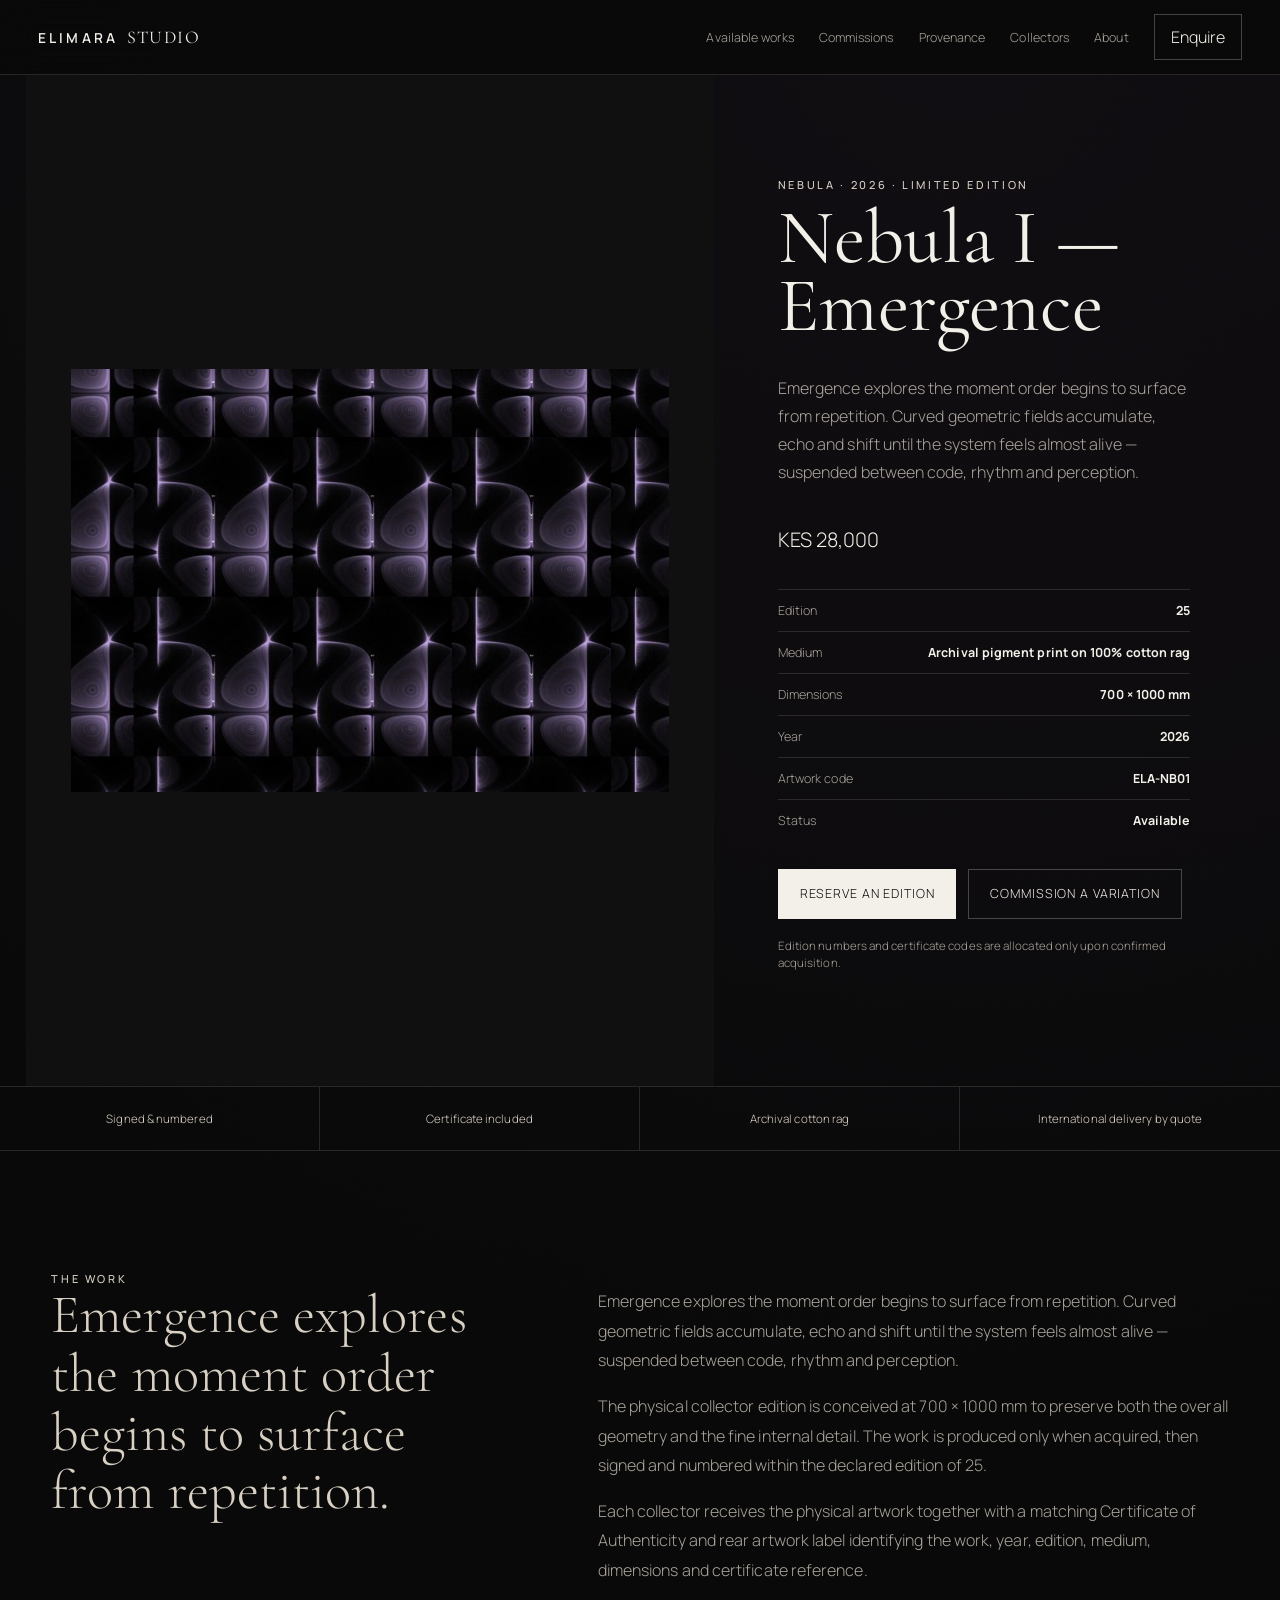
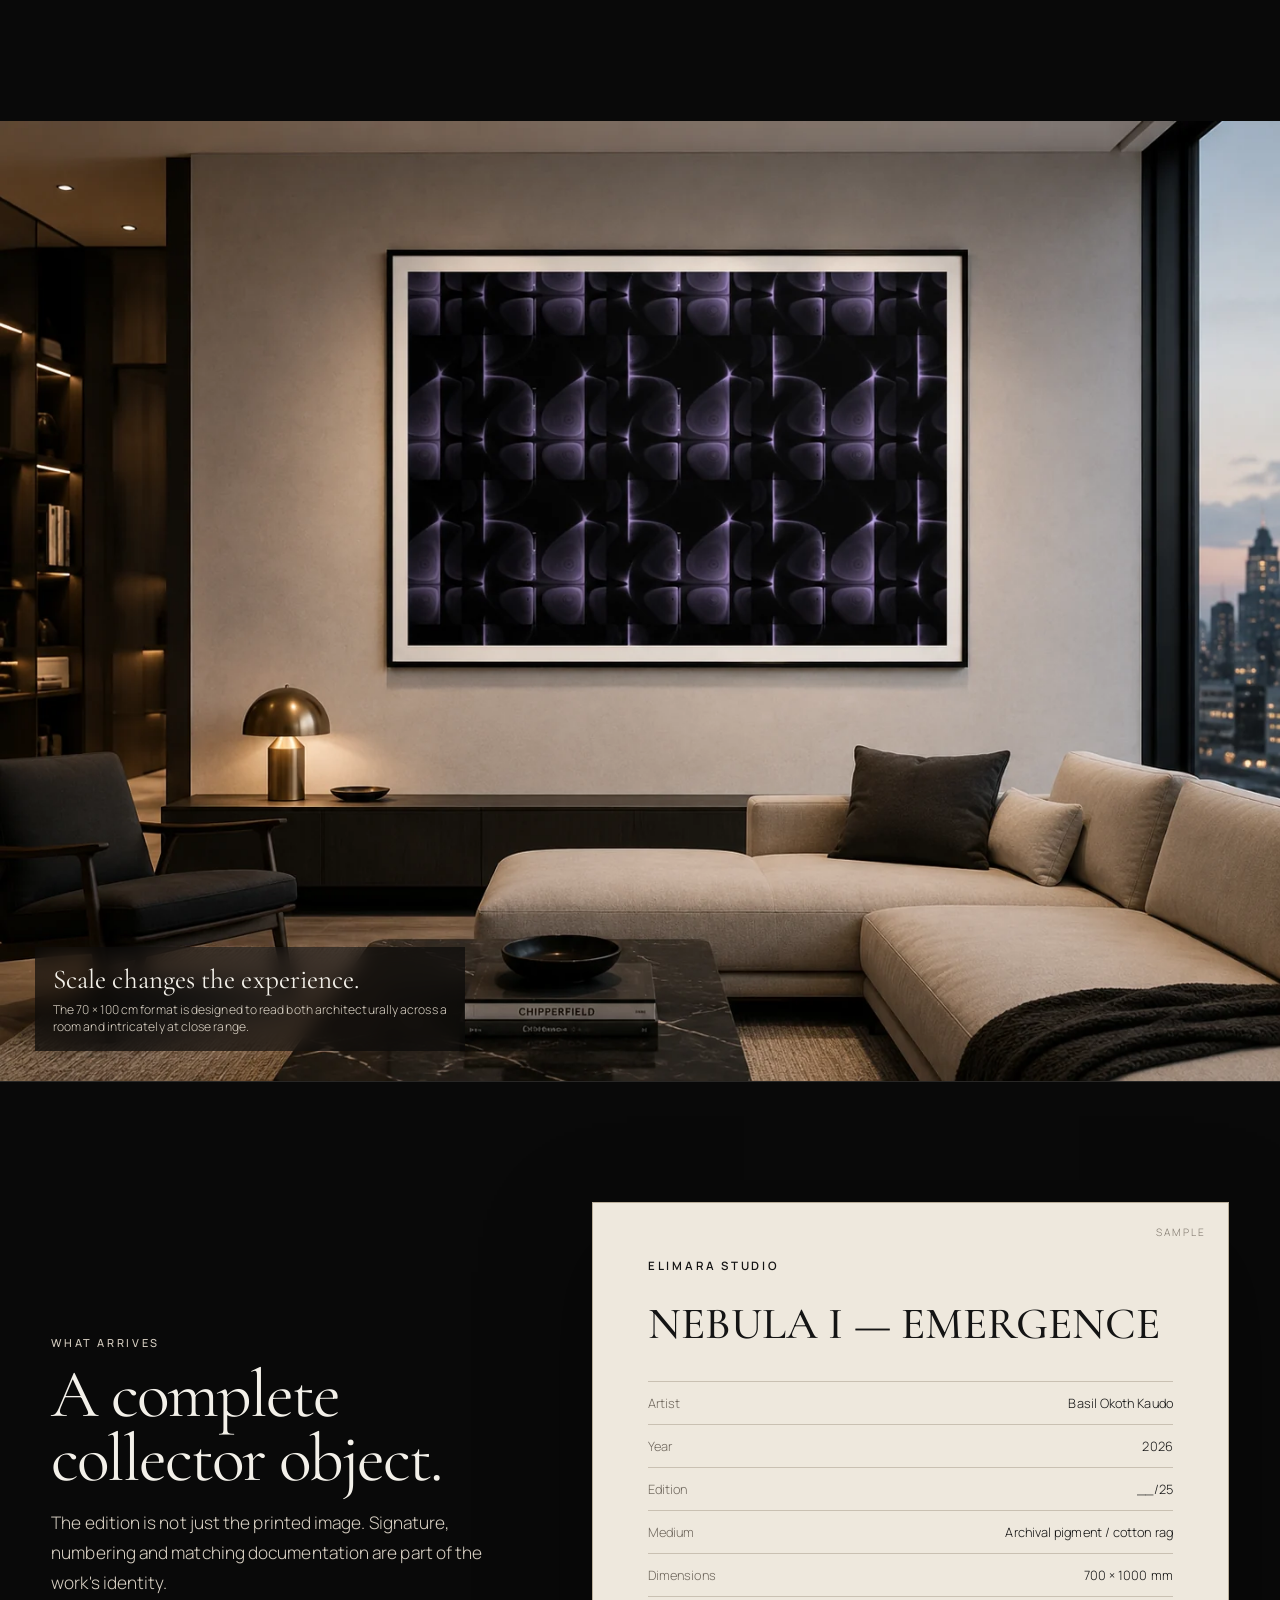
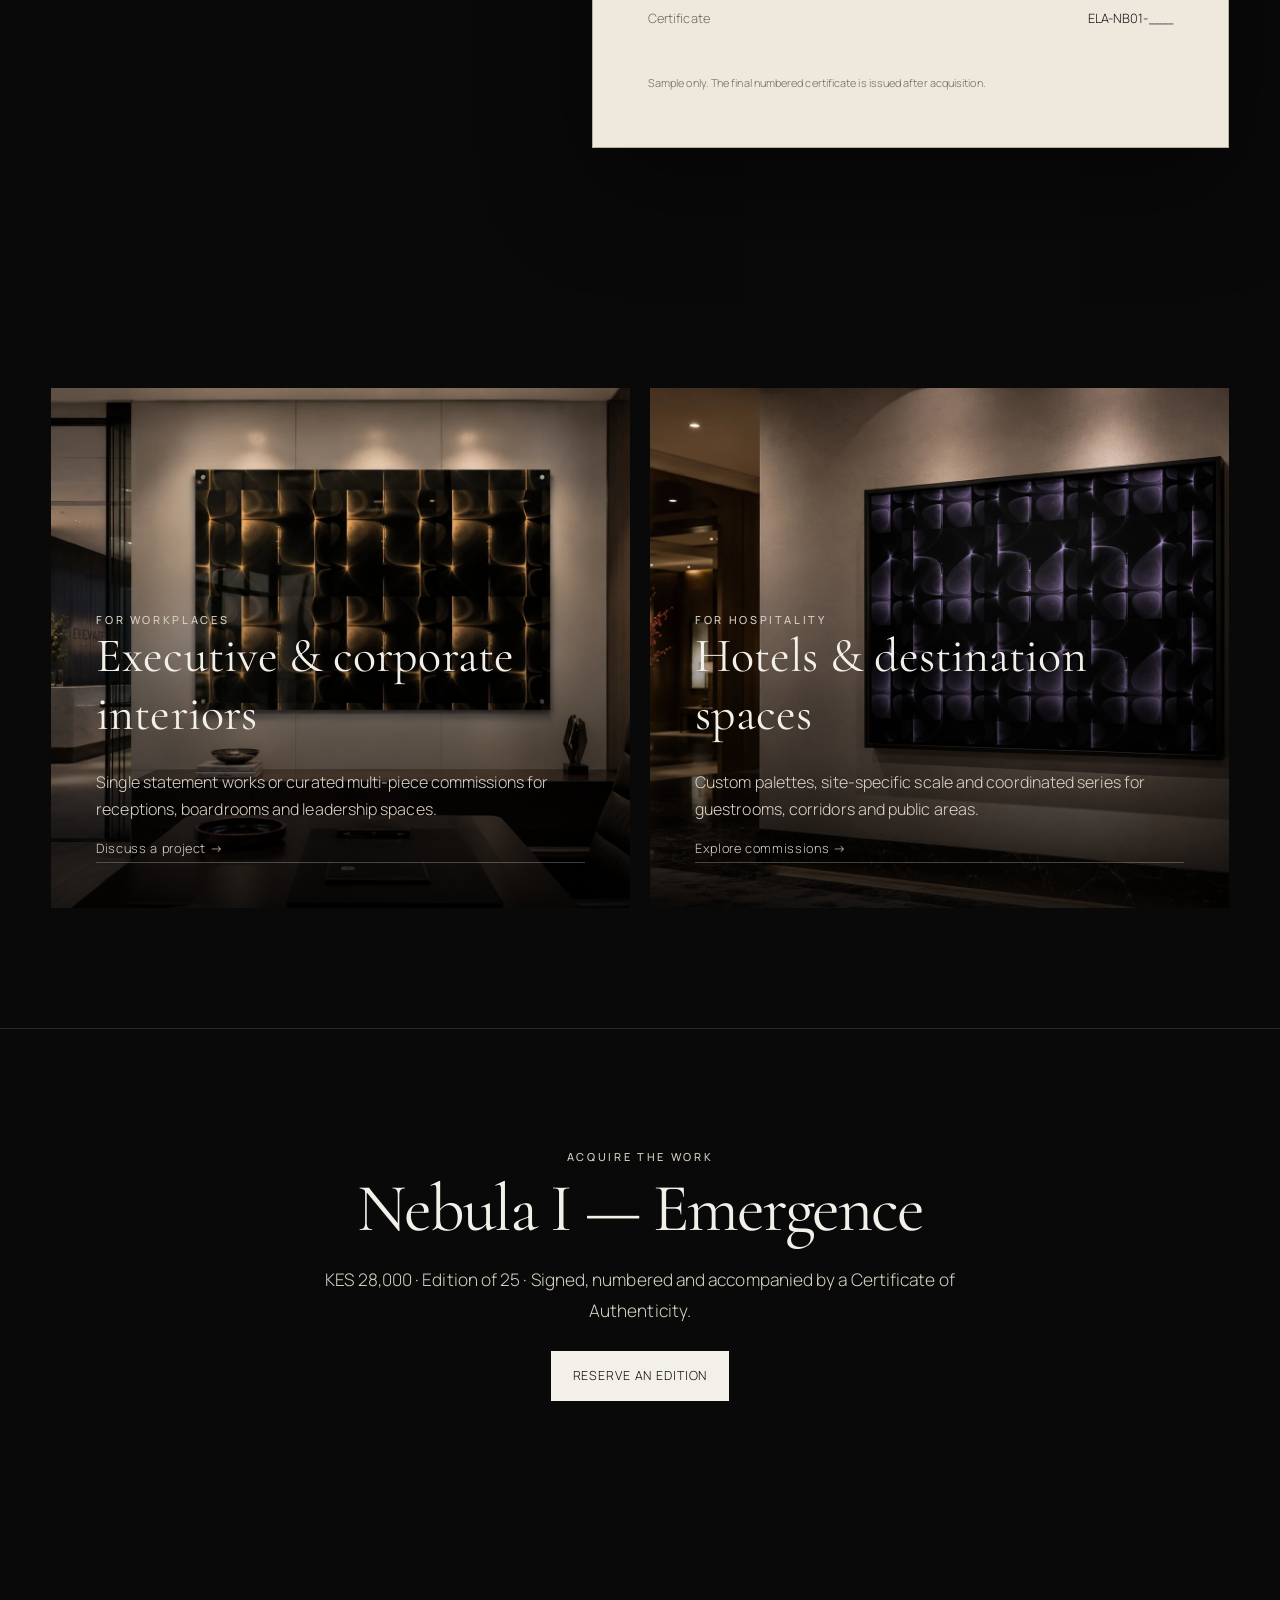
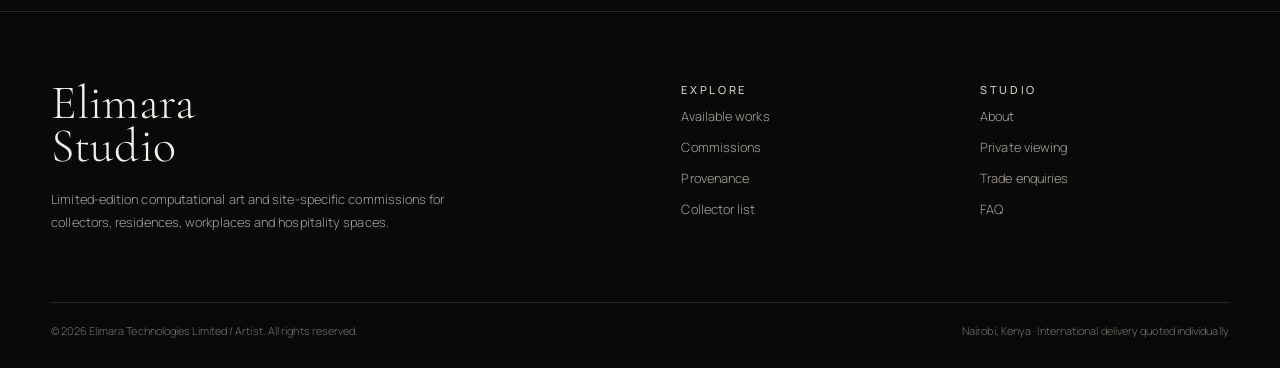
<file: nebula-i-emergence.html>
<!doctype html>
<html lang="en">
<head>

<meta charset="utf-8">
<meta name="viewport" content="width=device-width,initial-scale=1">
<meta name="theme-color" content="#090909">
<link rel="preconnect" href="https://fonts.googleapis.com">
<link rel="preconnect" href="https://fonts.gstatic.com" crossorigin>
<link rel="stylesheet" href="assets/css/styles.css">

<title>Nebula I — Emergence — Elimara Studio</title>
<meta name="description" content="Nebula I — Emergence, a signed and numbered limited-edition computational artwork by Elimara Studio. Archival pigment on 100% cotton rag, edition of 25.">
<link rel="canonical" href="https://elimara-studio.onrender.com/nebula-i-emergence.html">
<meta property="og:title" content="Nebula I — Emergence — Elimara Studio">
<meta property="og:description" content="Limited edition of 25 · Archival pigment on cotton rag · Signed, numbered and documented.">
<meta property="og:image" content="https://elimara-studio.onrender.com/assets/images/nebula-emergence.webp">
<meta property="og:type" content="product">
<script type="application/ld+json">
{
  "@context":"https://schema.org",
  "@type":["VisualArtwork","Product"],
  "name":"Nebula I — Emergence",
  "creator":{"@type":"Person","name":"Basil Okoth Kaudo"},
  "artMedium":"Archival pigment print on 100% cotton rag",
  "artworkSurface":"100% cotton rag",
  "dateCreated":"2026",
  "image":"https://elimara-studio.onrender.com/assets/images/nebula-emergence.webp",
  "brand":{"@type":"Brand","name":"Elimara Studio"},
  "offers":{
    "@type":"Offer",
    "price":"28000",
    "priceCurrency":"KES",
    "availability":"https://schema.org/InStock",
    "url":"https://elimara-studio.onrender.com/nebula-i-emergence.html"
  }
}
</script>
</head>
<body>

<header class="site-header">
  <div class="nav-wrap">
    <a href="index.html" class="brand">ELIMARA <em>Studio</em></a>
    <nav class="desktop-nav">
      <a href="index.html#works">Available works</a>
      <a href="commissions.html">Commissions</a>
      <a href="index.html#provenance">Provenance</a>
      <a href="index.html#collectors">Collectors</a>
      <a href="index.html#about">About</a>
      <button class="nav-cta" onclick="elimaraContact('private viewing or trade enquiry')">Enquire</button>
    </nav>
    <button class="menu-btn" id="menuBtn">Menu</button>
  </div>
</header>
<div class="mobile-menu" id="mobileMenu">
  <a href="index.html#works">Available works</a>
  <a href="commissions.html">Commissions</a>
  <a href="index.html#provenance">Provenance</a>
  <a href="index.html#collectors">Collectors</a>
  <a href="index.html#about">About</a>
</div>

<main>
  <section class="product-hero">
    <div class="product-media fade-up">
      <picture>
        <source srcset="assets/images/nebula-emergence.webp" type="image/webp">
        <img src="assets/images/nebula-emergence.png" alt="Nebula I — Emergence limited-edition computational artwork">
      </picture>
    </div>
    <div class="product-info fade-up">
      <div class="eyebrow">NEBULA · 2026 · LIMITED EDITION</div>
      <h1>Nebula I — Emergence</h1>
      <p class="story">Emergence explores the moment order begins to surface from repetition. Curved geometric fields accumulate, echo and shift until the system feels almost alive — suspended between code, rhythm and perception.</p>
      <div class="product-price">KES 28,000</div>
      <div class="spec-table">
        <div class="spec-row"><span>Edition</span><strong>25</strong></div>
        <div class="spec-row"><span>Medium</span><strong>Archival pigment print on 100% cotton rag</strong></div>
        <div class="spec-row"><span>Dimensions</span><strong>700 × 1000 mm</strong></div>
        <div class="spec-row"><span>Year</span><strong>2026</strong></div>
        <div class="spec-row"><span>Artwork code</span><strong>ELA-NB01</strong></div>
        <div class="spec-row"><span>Status</span><strong>Available</strong></div>
      </div>
      <div class="hero-actions">
        <button class="btn primary" onclick="reserveArtwork('Nebula I — Emergence',28000)">Reserve an edition</button>
        <a class="btn" href="commissions.html">Commission a variation</a>
      </div>
      <p class="micro" style="margin-top:18px">Edition numbers and certificate codes are allocated only upon confirmed acquisition.</p>
    </div>
  </section>

  <div class="trust-row">
    <div>Signed & numbered</div>
    <div>Certificate included</div>
    <div>Archival cotton rag</div>
    <div>International delivery by quote</div>
  </div>

  <section class="section" id="edition">
    <div class="container product-story-grid">
      <div class="fade-up">
        <div class="eyebrow">THE WORK</div>
        <div class="quote">Emergence explores the moment order begins to surface from repetition.</div>
      </div>
      <div class="fade-up">
        <p>Emergence explores the moment order begins to surface from repetition. Curved geometric fields accumulate, echo and shift until the system feels almost alive — suspended between code, rhythm and perception.</p>
        <p>The physical collector edition is conceived at 700 × 1000 mm to preserve both the overall geometry and the fine internal detail. The work is produced only when acquired, then signed and numbered within the declared edition of 25.</p>
        <p>Each collector receives the physical artwork together with a matching Certificate of Authenticity and rear artwork label identifying the work, year, edition, medium, dimensions and certificate reference.</p>
      </div>
    </div>
  </section>

  <section class="product-room">
    <img loading="lazy" src="assets/images/mockup-living-room.webp" alt="Nebula I — Emergence displayed in an interior">
    <div class="overlay">
      <strong>Scale changes the experience.</strong>
      <p>The 70 × 100 cm format is designed to read both architecturally across a room and intricately at close range.</p>
    </div>
  </section>

  <section class="section rule">
    <div class="container provenance-grid">
      <div class="fade-up">
        <div class="eyebrow">WHAT ARRIVES</div>
        <h2 class="section-title">A complete collector object.</h2>
        <p class="lead">The edition is not just the printed image. Signature, numbering and matching documentation are part of the work's identity.</p>
      </div>
      <div class="cert fade-up">
        <div class="cert-brand">ELIMARA STUDIO</div>
        <h3>NEBULA I — EMERGENCE</h3>
        <dl>
          <div><dt>Artist</dt><dd>Basil Okoth Kaudo</dd></div>
          <div><dt>Year</dt><dd>2026</dd></div>
          <div><dt>Edition</dt><dd>__/25</dd></div>
          <div><dt>Medium</dt><dd>Archival pigment / cotton rag</dd></div>
          <div><dt>Dimensions</dt><dd>700 × 1000 mm</dd></div>
          <div><dt>Certificate</dt><dd>ELA-NB01-___</dd></div>
        </dl>
        <div class="cert-note">Sample only. The final numbered certificate is issued after acquisition.</div>
      </div>
    </div>
  </section>

  <section class="section">
    <div class="container corporate-grid">
      <div class="corp-card office fade-up">
        <div class="eyebrow">FOR WORKPLACES</div>
        <h3>Executive & corporate interiors</h3>
        <p>Single statement works or curated multi-piece commissions for receptions, boardrooms and leadership spaces.</p>
        <a class="text-link" href="commissions.html">Discuss a project →</a>
      </div>
      <div class="corp-card hotel fade-up">
        <div class="eyebrow">FOR HOSPITALITY</div>
        <h3>Hotels & destination spaces</h3>
        <p>Custom palettes, site-specific scale and coordinated series for guestrooms, corridors and public areas.</p>
        <a class="text-link" href="commissions.html">Explore commissions →</a>
      </div>
    </div>
  </section>

  <section class="section rule">
    <div class="container" style="text-align:center;max-width:880px">
      <div class="eyebrow">ACQUIRE THE WORK</div>
      <h2 class="section-title">Nebula I — Emergence</h2>
      <p class="lead" style="margin:25px auto">KES 28,000 · Edition of 25 · Signed, numbered and accompanied by a Certificate of Authenticity.</p>
      <button class="btn primary" onclick="reserveArtwork('Nebula I — Emergence',28000)">Reserve an edition</button>
    </div>
  </section>
</main>

<footer class="footer">
  <div class="container">
    <div class="footer-top">
      <div>
        <div class="footer-logo">Elimara<br>Studio</div>
        <p style="max-width:420px;margin-top:20px">Limited-edition computational art and site-specific commissions for collectors, residences, workplaces and hospitality spaces.</p>
      </div>
      <div class="footer-nav">
        <div class="eyebrow">Explore</div>
        <a href="index.html#works">Available works</a>
        <a href="commissions.html">Commissions</a>
        <a href="index.html#provenance">Provenance</a>
        <a href="index.html#collectors">Collector list</a>
      </div>
      <div class="footer-nav">
        <div class="eyebrow">Studio</div>
        <a href="index.html#about">About</a>
        <a href="#" onclick="elimaraContact('a private viewing');return false;">Private viewing</a>
        <a href="#" onclick="elimaraContact('a trade or interior-design enquiry');return false;">Trade enquiries</a>
        <a href="commissions.html#faq">FAQ</a>
      </div>
    </div>
    <div class="footer-bottom">
      <span>© 2026 Elimara Technologies Limited / Artist. All rights reserved.</span>
      <span>Nairobi, Kenya · International delivery quoted individually</span>
    </div>
  </div>
</footer>


<div class="modal" id="contactSetupModal">
  <div class="modal-panel">
    <button class="close-btn" data-close="contactSetupModal">×</button>
    <div class="eyebrow">CONTACT SETUP</div>
    <h2>Almost ready for enquiries.</h2>
    <p class="muted">The site is prepared for WhatsApp or email enquiries, but your live contact details have not yet been inserted.</p>
    <div class="status-box" id="contactSetupText"></div>
    <p class="micro">Add your WhatsApp number and/or email in <strong>assets/js/config.js</strong>. No other site files need to change.</p>
  </div>
</div>

<div class="modal" id="reserveModal">
  <div class="modal-panel">
    <button class="close-btn" data-close="reserveModal">×</button>
    <div class="eyebrow">RESERVE AN EDITION</div>
    <h2 id="reserveTitle">Artwork</h2>
    <div class="product-price" id="reservePrice"></div>
    <form id="reserveForm">
      <input type="hidden" name="artwork" id="reserveArtwork">
      <div class="form-row">
        <div class="field"><label>Name</label><input required name="name"></div>
        <div class="field"><label>Phone</label><input required name="phone" placeholder="+254..."></div>
      </div>
      <div class="field"><label>Delivery location</label><input required name="location" placeholder="Nairobi / Kenya / International"></div>
      <div class="status-box">No payment is taken by this demo checkout. When live payment credentials are connected, this reservation flow can be upgraded to M-PESA, card and bank payment.</div>
      <button class="btn primary full" type="submit">Send reservation request</button>
    </form>
  </div>
</div>


<script src="assets/js/config.js"></script>
<script src="assets/js/app.js"></script>

</body>
</html>
</file>
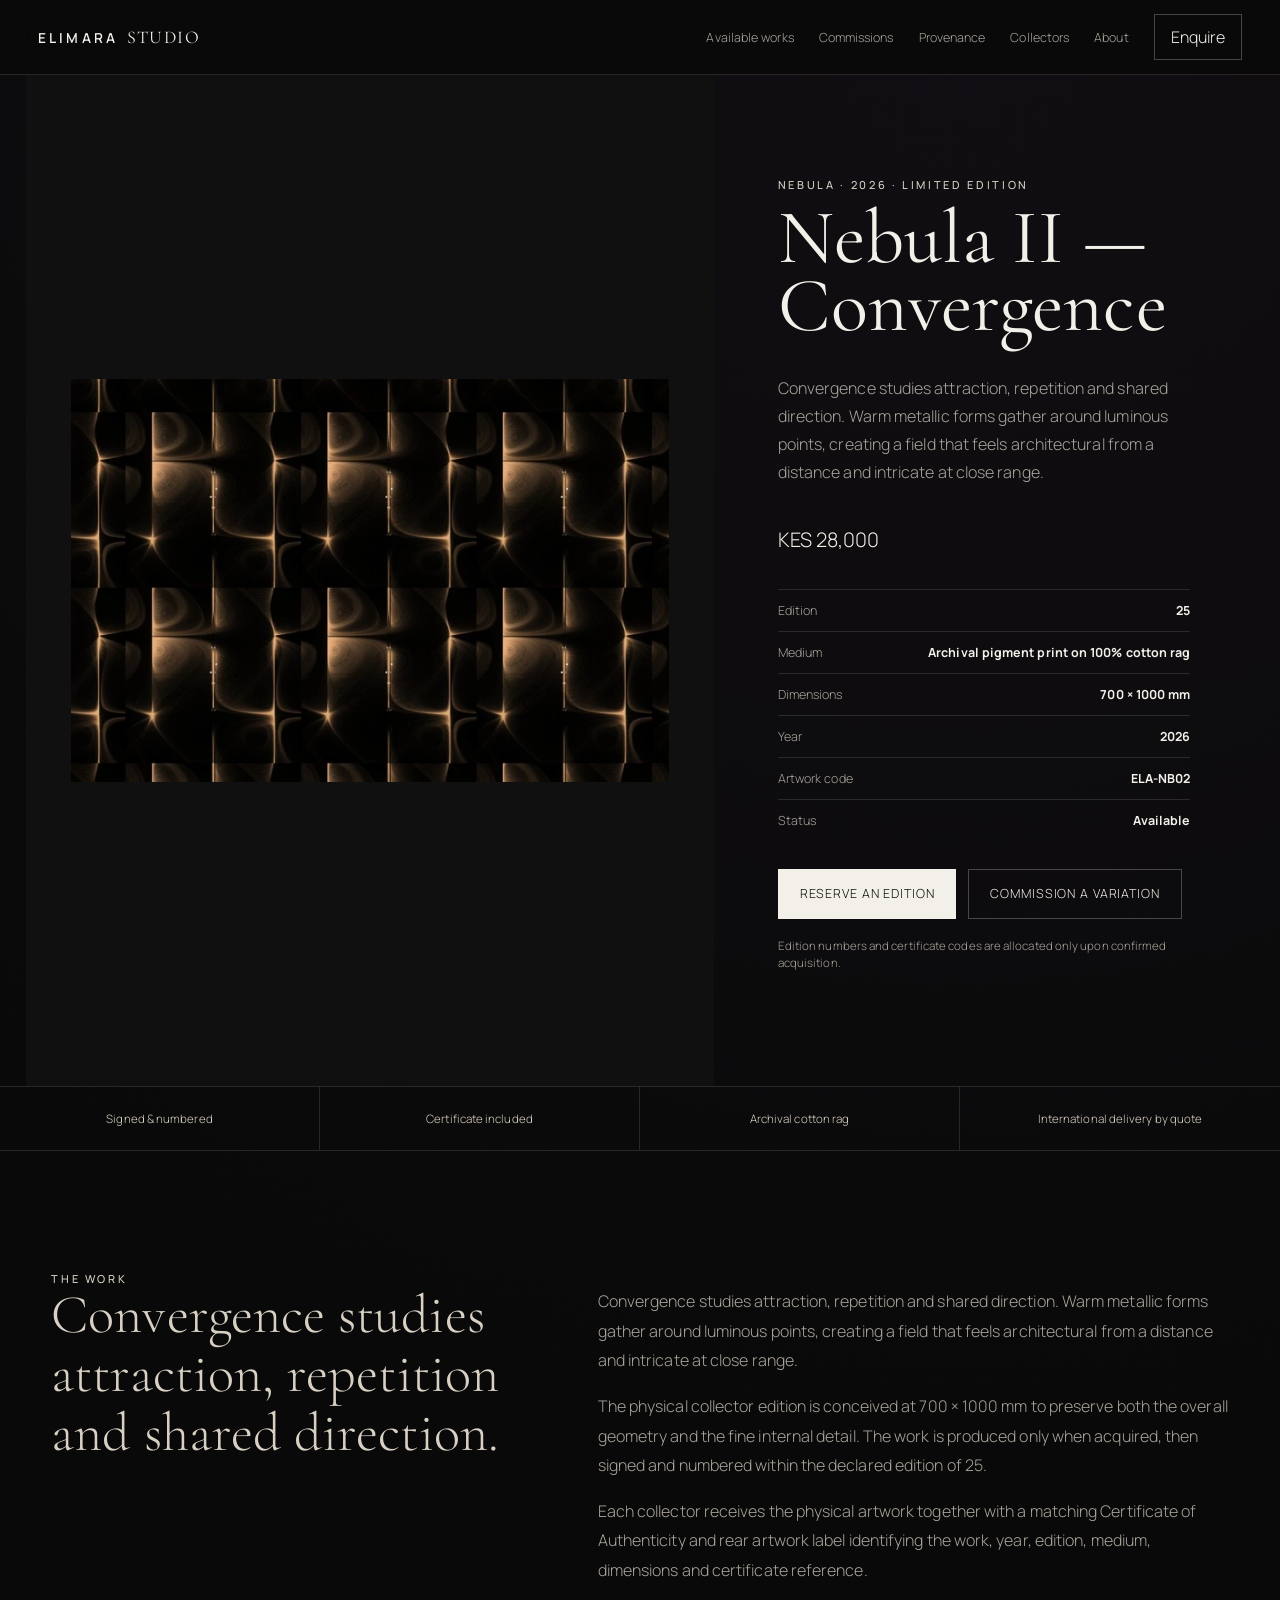
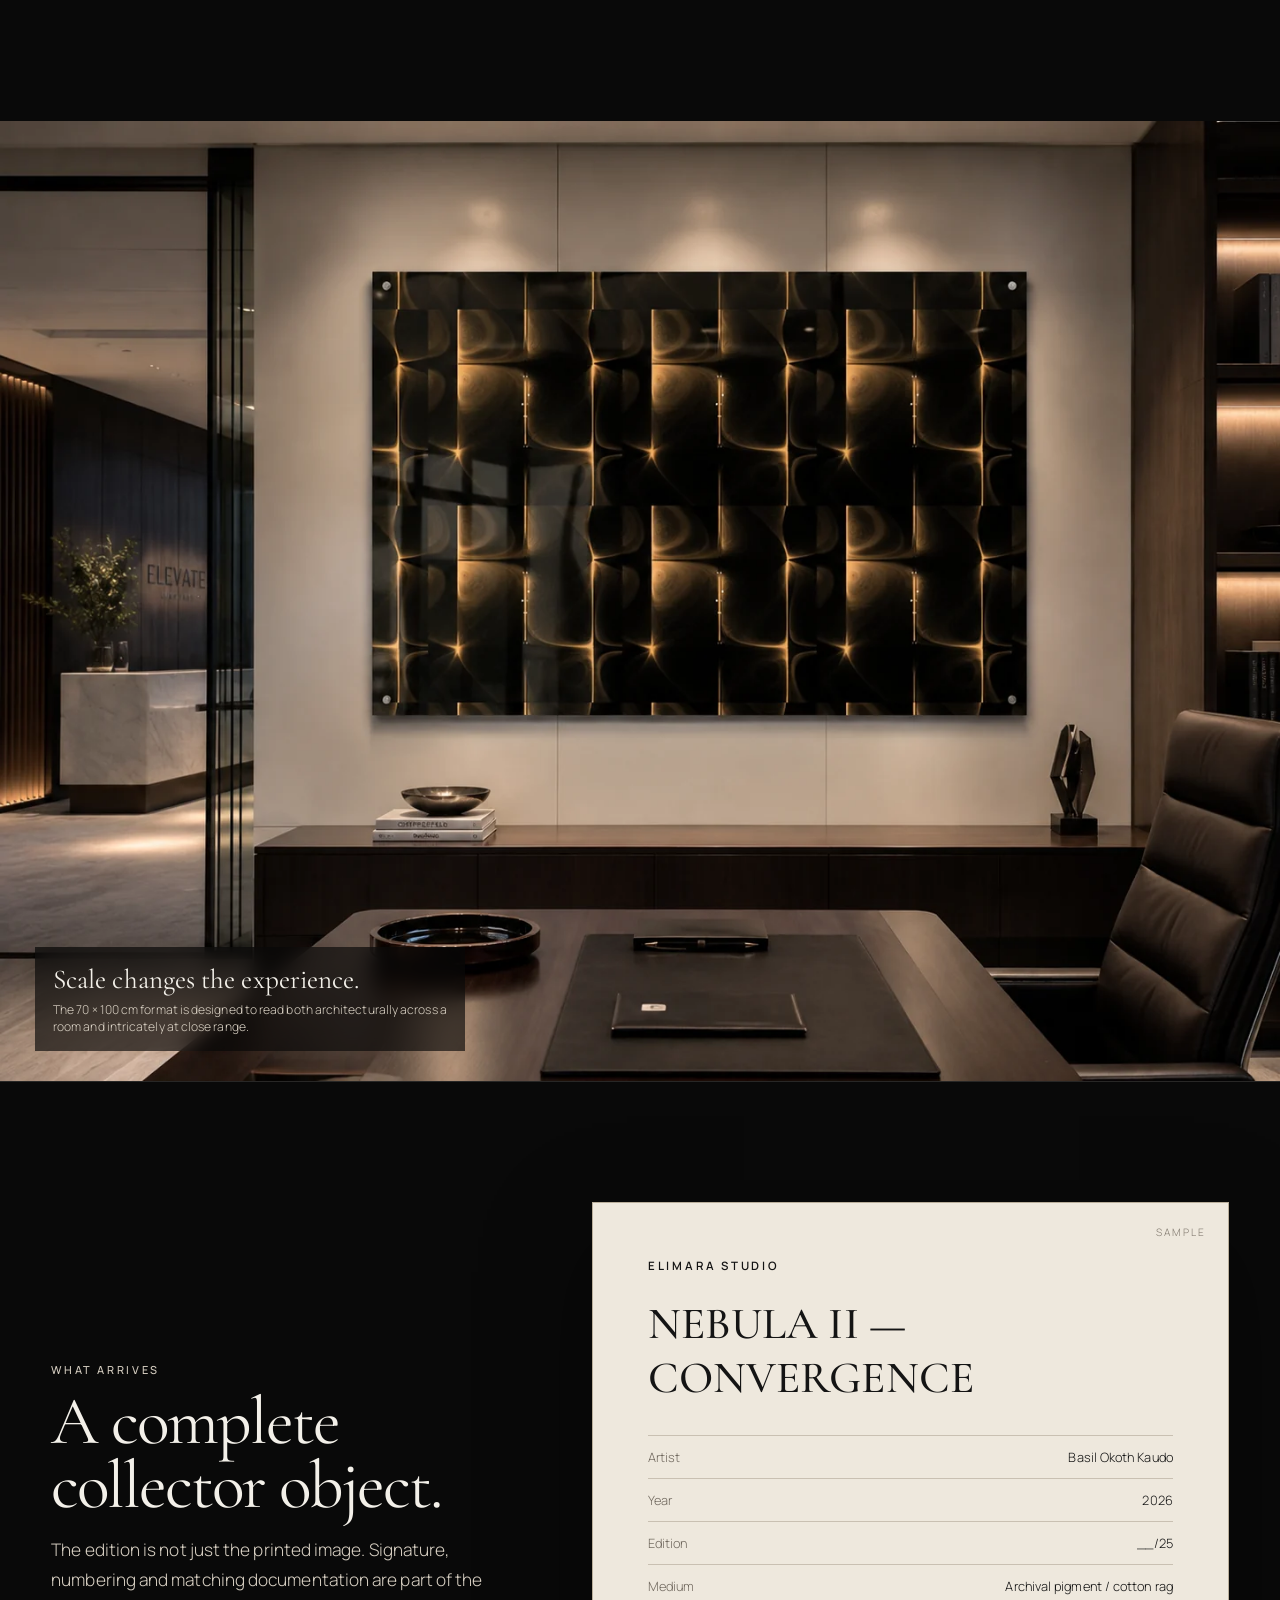
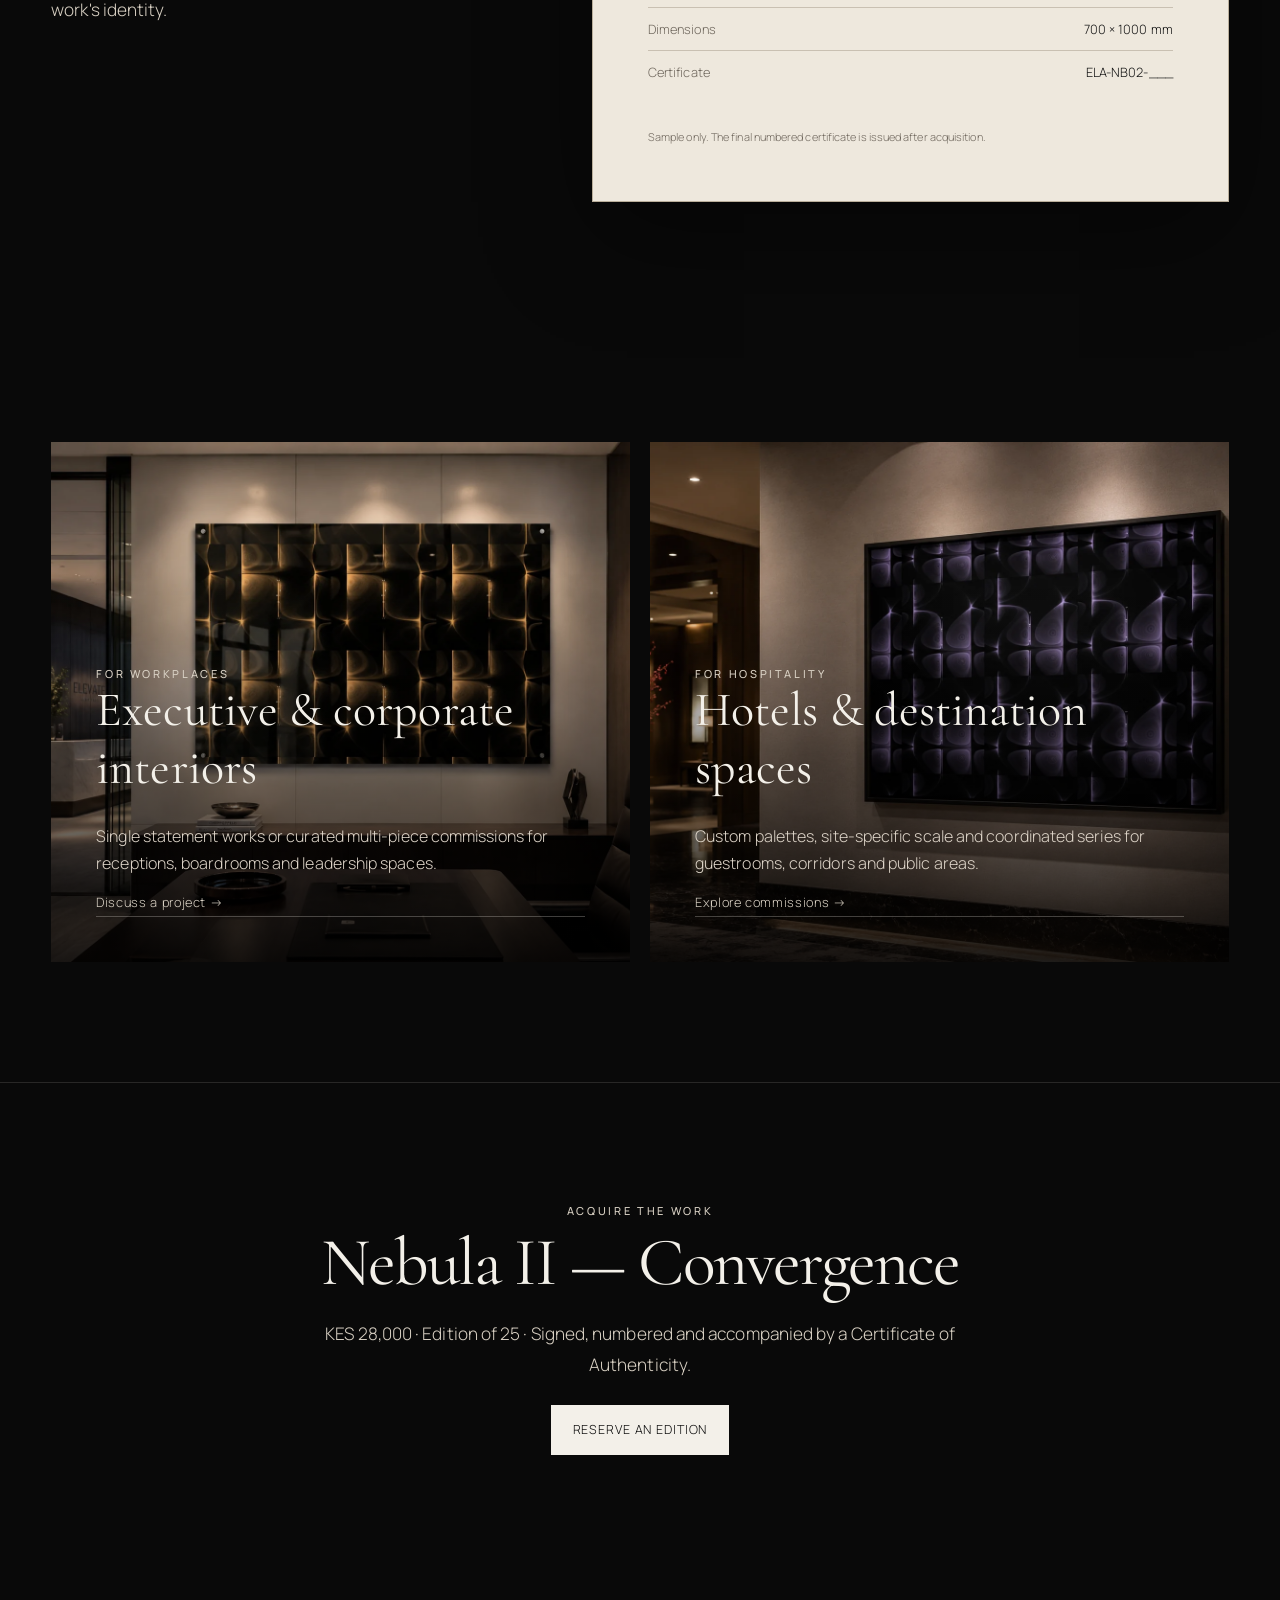
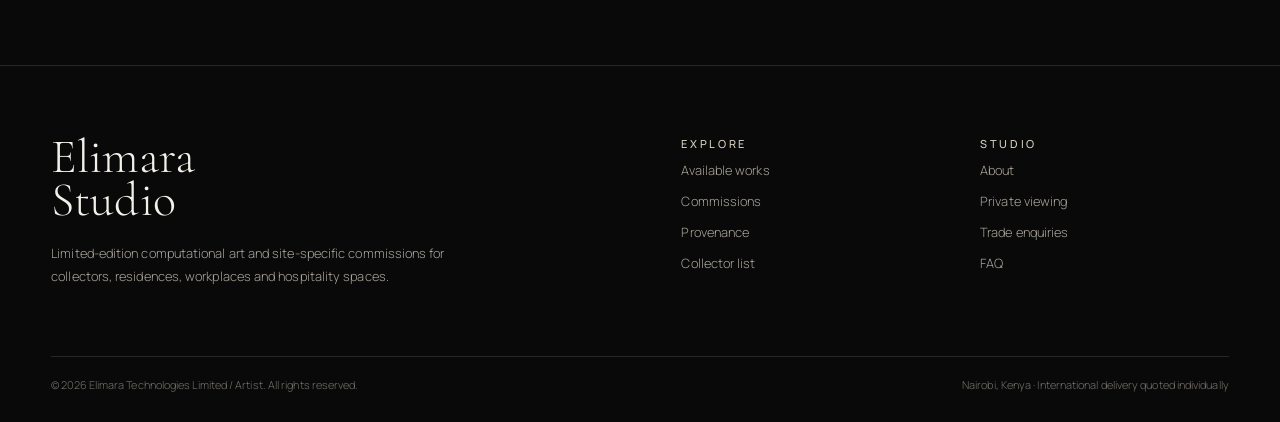
<file: nebula-ii-convergence.html>
<!doctype html>
<html lang="en">
<head>

<meta charset="utf-8">
<meta name="viewport" content="width=device-width,initial-scale=1">
<meta name="theme-color" content="#090909">
<link rel="preconnect" href="https://fonts.googleapis.com">
<link rel="preconnect" href="https://fonts.gstatic.com" crossorigin>
<link rel="stylesheet" href="assets/css/styles.css">

<title>Nebula II — Convergence — Elimara Studio</title>
<meta name="description" content="Nebula II — Convergence, a signed and numbered limited-edition computational artwork by Elimara Studio. Archival pigment on 100% cotton rag, edition of 25.">
<link rel="canonical" href="https://elimara-studio.onrender.com/nebula-ii-convergence.html">
<meta property="og:title" content="Nebula II — Convergence — Elimara Studio">
<meta property="og:description" content="Limited edition of 25 · Archival pigment on cotton rag · Signed, numbered and documented.">
<meta property="og:image" content="https://elimara-studio.onrender.com/assets/images/nebula-convergence.webp">
<meta property="og:type" content="product">
<script type="application/ld+json">
{
  "@context":"https://schema.org",
  "@type":["VisualArtwork","Product"],
  "name":"Nebula II — Convergence",
  "creator":{"@type":"Person","name":"Basil Okoth Kaudo"},
  "artMedium":"Archival pigment print on 100% cotton rag",
  "artworkSurface":"100% cotton rag",
  "dateCreated":"2026",
  "image":"https://elimara-studio.onrender.com/assets/images/nebula-convergence.webp",
  "brand":{"@type":"Brand","name":"Elimara Studio"},
  "offers":{
    "@type":"Offer",
    "price":"28000",
    "priceCurrency":"KES",
    "availability":"https://schema.org/InStock",
    "url":"https://elimara-studio.onrender.com/nebula-ii-convergence.html"
  }
}
</script>
</head>
<body>

<header class="site-header">
  <div class="nav-wrap">
    <a href="index.html" class="brand">ELIMARA <em>Studio</em></a>
    <nav class="desktop-nav">
      <a href="index.html#works">Available works</a>
      <a href="commissions.html">Commissions</a>
      <a href="index.html#provenance">Provenance</a>
      <a href="index.html#collectors">Collectors</a>
      <a href="index.html#about">About</a>
      <button class="nav-cta" onclick="elimaraContact('private viewing or trade enquiry')">Enquire</button>
    </nav>
    <button class="menu-btn" id="menuBtn">Menu</button>
  </div>
</header>
<div class="mobile-menu" id="mobileMenu">
  <a href="index.html#works">Available works</a>
  <a href="commissions.html">Commissions</a>
  <a href="index.html#provenance">Provenance</a>
  <a href="index.html#collectors">Collectors</a>
  <a href="index.html#about">About</a>
</div>

<main>
  <section class="product-hero">
    <div class="product-media fade-up">
      <picture>
        <source srcset="assets/images/nebula-convergence.webp" type="image/webp">
        <img src="assets/images/nebula-convergence.png" alt="Nebula II — Convergence limited-edition computational artwork">
      </picture>
    </div>
    <div class="product-info fade-up">
      <div class="eyebrow">NEBULA · 2026 · LIMITED EDITION</div>
      <h1>Nebula II — Convergence</h1>
      <p class="story">Convergence studies attraction, repetition and shared direction. Warm metallic forms gather around luminous points, creating a field that feels architectural from a distance and intricate at close range.</p>
      <div class="product-price">KES 28,000</div>
      <div class="spec-table">
        <div class="spec-row"><span>Edition</span><strong>25</strong></div>
        <div class="spec-row"><span>Medium</span><strong>Archival pigment print on 100% cotton rag</strong></div>
        <div class="spec-row"><span>Dimensions</span><strong>700 × 1000 mm</strong></div>
        <div class="spec-row"><span>Year</span><strong>2026</strong></div>
        <div class="spec-row"><span>Artwork code</span><strong>ELA-NB02</strong></div>
        <div class="spec-row"><span>Status</span><strong>Available</strong></div>
      </div>
      <div class="hero-actions">
        <button class="btn primary" onclick="reserveArtwork('Nebula II — Convergence',28000)">Reserve an edition</button>
        <a class="btn" href="commissions.html">Commission a variation</a>
      </div>
      <p class="micro" style="margin-top:18px">Edition numbers and certificate codes are allocated only upon confirmed acquisition.</p>
    </div>
  </section>

  <div class="trust-row">
    <div>Signed & numbered</div>
    <div>Certificate included</div>
    <div>Archival cotton rag</div>
    <div>International delivery by quote</div>
  </div>

  <section class="section" id="edition">
    <div class="container product-story-grid">
      <div class="fade-up">
        <div class="eyebrow">THE WORK</div>
        <div class="quote">Convergence studies attraction, repetition and shared direction.</div>
      </div>
      <div class="fade-up">
        <p>Convergence studies attraction, repetition and shared direction. Warm metallic forms gather around luminous points, creating a field that feels architectural from a distance and intricate at close range.</p>
        <p>The physical collector edition is conceived at 700 × 1000 mm to preserve both the overall geometry and the fine internal detail. The work is produced only when acquired, then signed and numbered within the declared edition of 25.</p>
        <p>Each collector receives the physical artwork together with a matching Certificate of Authenticity and rear artwork label identifying the work, year, edition, medium, dimensions and certificate reference.</p>
      </div>
    </div>
  </section>

  <section class="product-room">
    <img loading="lazy" src="assets/images/mockup-office.webp" alt="Nebula II — Convergence displayed in an interior">
    <div class="overlay">
      <strong>Scale changes the experience.</strong>
      <p>The 70 × 100 cm format is designed to read both architecturally across a room and intricately at close range.</p>
    </div>
  </section>

  <section class="section rule">
    <div class="container provenance-grid">
      <div class="fade-up">
        <div class="eyebrow">WHAT ARRIVES</div>
        <h2 class="section-title">A complete collector object.</h2>
        <p class="lead">The edition is not just the printed image. Signature, numbering and matching documentation are part of the work's identity.</p>
      </div>
      <div class="cert fade-up">
        <div class="cert-brand">ELIMARA STUDIO</div>
        <h3>NEBULA II — CONVERGENCE</h3>
        <dl>
          <div><dt>Artist</dt><dd>Basil Okoth Kaudo</dd></div>
          <div><dt>Year</dt><dd>2026</dd></div>
          <div><dt>Edition</dt><dd>__/25</dd></div>
          <div><dt>Medium</dt><dd>Archival pigment / cotton rag</dd></div>
          <div><dt>Dimensions</dt><dd>700 × 1000 mm</dd></div>
          <div><dt>Certificate</dt><dd>ELA-NB02-___</dd></div>
        </dl>
        <div class="cert-note">Sample only. The final numbered certificate is issued after acquisition.</div>
      </div>
    </div>
  </section>

  <section class="section">
    <div class="container corporate-grid">
      <div class="corp-card office fade-up">
        <div class="eyebrow">FOR WORKPLACES</div>
        <h3>Executive & corporate interiors</h3>
        <p>Single statement works or curated multi-piece commissions for receptions, boardrooms and leadership spaces.</p>
        <a class="text-link" href="commissions.html">Discuss a project →</a>
      </div>
      <div class="corp-card hotel fade-up">
        <div class="eyebrow">FOR HOSPITALITY</div>
        <h3>Hotels & destination spaces</h3>
        <p>Custom palettes, site-specific scale and coordinated series for guestrooms, corridors and public areas.</p>
        <a class="text-link" href="commissions.html">Explore commissions →</a>
      </div>
    </div>
  </section>

  <section class="section rule">
    <div class="container" style="text-align:center;max-width:880px">
      <div class="eyebrow">ACQUIRE THE WORK</div>
      <h2 class="section-title">Nebula II — Convergence</h2>
      <p class="lead" style="margin:25px auto">KES 28,000 · Edition of 25 · Signed, numbered and accompanied by a Certificate of Authenticity.</p>
      <button class="btn primary" onclick="reserveArtwork('Nebula II — Convergence',28000)">Reserve an edition</button>
    </div>
  </section>
</main>

<footer class="footer">
  <div class="container">
    <div class="footer-top">
      <div>
        <div class="footer-logo">Elimara<br>Studio</div>
        <p style="max-width:420px;margin-top:20px">Limited-edition computational art and site-specific commissions for collectors, residences, workplaces and hospitality spaces.</p>
      </div>
      <div class="footer-nav">
        <div class="eyebrow">Explore</div>
        <a href="index.html#works">Available works</a>
        <a href="commissions.html">Commissions</a>
        <a href="index.html#provenance">Provenance</a>
        <a href="index.html#collectors">Collector list</a>
      </div>
      <div class="footer-nav">
        <div class="eyebrow">Studio</div>
        <a href="index.html#about">About</a>
        <a href="#" onclick="elimaraContact('a private viewing');return false;">Private viewing</a>
        <a href="#" onclick="elimaraContact('a trade or interior-design enquiry');return false;">Trade enquiries</a>
        <a href="commissions.html#faq">FAQ</a>
      </div>
    </div>
    <div class="footer-bottom">
      <span>© 2026 Elimara Technologies Limited / Artist. All rights reserved.</span>
      <span>Nairobi, Kenya · International delivery quoted individually</span>
    </div>
  </div>
</footer>


<div class="modal" id="contactSetupModal">
  <div class="modal-panel">
    <button class="close-btn" data-close="contactSetupModal">×</button>
    <div class="eyebrow">CONTACT SETUP</div>
    <h2>Almost ready for enquiries.</h2>
    <p class="muted">The site is prepared for WhatsApp or email enquiries, but your live contact details have not yet been inserted.</p>
    <div class="status-box" id="contactSetupText"></div>
    <p class="micro">Add your WhatsApp number and/or email in <strong>assets/js/config.js</strong>. No other site files need to change.</p>
  </div>
</div>

<div class="modal" id="reserveModal">
  <div class="modal-panel">
    <button class="close-btn" data-close="reserveModal">×</button>
    <div class="eyebrow">RESERVE AN EDITION</div>
    <h2 id="reserveTitle">Artwork</h2>
    <div class="product-price" id="reservePrice"></div>
    <form id="reserveForm">
      <input type="hidden" name="artwork" id="reserveArtwork">
      <div class="form-row">
        <div class="field"><label>Name</label><input required name="name"></div>
        <div class="field"><label>Phone</label><input required name="phone" placeholder="+254..."></div>
      </div>
      <div class="field"><label>Delivery location</label><input required name="location" placeholder="Nairobi / Kenya / International"></div>
      <div class="status-box">No payment is taken by this demo checkout. When live payment credentials are connected, this reservation flow can be upgraded to M-PESA, card and bank payment.</div>
      <button class="btn primary full" type="submit">Send reservation request</button>
    </form>
  </div>
</div>


<script src="assets/js/config.js"></script>
<script src="assets/js/app.js"></script>

</body>
</html>
</file>
<file: assets/css/styles.css>
@import url('https://fonts.googleapis.com/css2?family=Cormorant+Garamond:wght@400;500;600&family=Manrope:wght@300;400;500;600&display=swap');

:root{
  --ink:#090909;
  --ink-2:#0e0e0e;
  --panel:#121212;
  --panel-soft:#171717;
  --ivory:#f3f0e9;
  --warm:#d8d0c3;
  --muted:#a9a39a;
  --line:rgba(243,240,233,.13);
  --line-strong:rgba(243,240,233,.26);
  --brass:#c3a16b;
  --max:1380px;
  --serif:"Cormorant Garamond", Georgia, serif;
  --sans:"Manrope", Arial, sans-serif;
  --ease:cubic-bezier(.2,.75,.2,1);
}

*{box-sizing:border-box}
html{scroll-behavior:smooth;background:var(--ink)}
body{
  margin:0;
  background:
    radial-gradient(circle at 75% 0%, rgba(94,61,110,.10), transparent 28%),
    var(--ink);
  color:var(--ivory);
  font-family:var(--sans);
  font-weight:300;
  letter-spacing:.005em;
}
body.no-scroll{overflow:hidden}
img{display:block;max-width:100%}
a{color:inherit;text-decoration:none}
button,input,textarea,select{font:inherit}
button{color:inherit}
::selection{background:var(--ivory);color:var(--ink)}

.container{width:min(var(--max),92vw);margin-inline:auto}
.eyebrow{
  text-transform:uppercase;
  letter-spacing:.24em;
  font-size:.69rem;
  color:var(--warm);
  font-weight:500;
}
.serif{font-family:var(--serif)}
.muted{color:var(--muted)}
.rule{border-top:1px solid var(--line)}
.spacer{height:1px}
.fade-up{opacity:0;transform:translateY(24px);transition:opacity .85s var(--ease),transform .85s var(--ease)}
.fade-up.in{opacity:1;transform:none}

/* Header */
.site-header{
  position:sticky;
  top:0;
  z-index:80;
  background:rgba(9,9,9,.82);
  backdrop-filter:blur(18px);
  -webkit-backdrop-filter:blur(18px);
  border-bottom:1px solid var(--line);
}
.nav-wrap{
  width:min(var(--max),94vw);
  margin:auto;
  min-height:74px;
  display:flex;
  align-items:center;
  justify-content:space-between;
  gap:24px;
}
.brand{
  display:flex;
  align-items:baseline;
  gap:9px;
  letter-spacing:.22em;
  text-transform:uppercase;
  font-size:.86rem;
  font-weight:600;
}
.brand em{
  font-family:var(--serif);
  font-size:1.12rem;
  letter-spacing:.08em;
  font-weight:400;
  font-style:normal;
}
.desktop-nav{display:flex;gap:25px;align-items:center}
.desktop-nav a{
  color:var(--muted);
  font-size:.78rem;
  transition:color .25s ease;
}
.desktop-nav a:hover,.desktop-nav a.active{color:var(--ivory)}
.nav-cta,.icon-btn{
  border:1px solid var(--line-strong);
  background:transparent;
  padding:11px 16px;
  cursor:pointer;
  transition:.25s ease;
}
.nav-cta:hover,.icon-btn:hover{background:var(--ivory);color:var(--ink)}
.menu-btn{display:none;background:none;border:0;font-size:1rem;letter-spacing:.16em;text-transform:uppercase}
.mobile-menu{
  display:none;
  position:fixed;
  inset:74px 0 0 0;
  z-index:75;
  background:rgba(9,9,9,.98);
  padding:48px 6vw;
}
.mobile-menu.open{display:block}
.mobile-menu a{
  display:block;
  font-family:var(--serif);
  font-size:2.5rem;
  padding:12px 0;
  border-bottom:1px solid var(--line);
}

/* Typography */
.display{
  font-family:var(--serif);
  font-weight:400;
  font-size:clamp(4rem,8vw,8.4rem);
  line-height:.86;
  letter-spacing:-.045em;
  margin:0;
}
.display-sm{
  font-family:var(--serif);
  font-weight:400;
  font-size:clamp(3.2rem,6vw,6.2rem);
  line-height:.92;
  letter-spacing:-.035em;
  margin:0;
}
.section-title{
  font-family:var(--serif);
  font-size:clamp(3rem,5.3vw,5.8rem);
  font-weight:400;
  line-height:.95;
  letter-spacing:-.03em;
  margin:12px 0 0;
}
.lead{
  font-size:clamp(1.05rem,1.35vw,1.35rem);
  color:var(--warm);
  line-height:1.75;
  max-width:700px;
}

/* Buttons */
.btn{
  display:inline-flex;
  align-items:center;
  justify-content:center;
  gap:10px;
  min-height:50px;
  padding:0 21px;
  border:1px solid var(--line-strong);
  background:transparent;
  color:var(--ivory);
  font-size:.78rem;
  letter-spacing:.07em;
  text-transform:uppercase;
  cursor:pointer;
  transition:all .28s ease;
}
.btn:hover{border-color:var(--ivory)}
.btn.primary{background:var(--ivory);color:var(--ink);border-color:var(--ivory)}
.btn.primary:hover{background:var(--warm)}
.btn.brass{background:var(--brass);color:var(--ink);border-color:var(--brass)}
.btn.full{width:100%}
.text-link{
  display:inline-flex;
  gap:8px;
  align-items:center;
  padding-bottom:5px;
  border-bottom:1px solid var(--line-strong);
  color:var(--warm);
  font-size:.8rem;
  letter-spacing:.05em;
}
.text-link:hover{color:var(--ivory);border-color:var(--ivory)}

/* Homepage hero */
.hero{
  width:min(1540px,96vw);
  margin:0 auto;
  min-height:calc(100vh - 74px);
  display:grid;
  grid-template-columns:.82fr 1.18fr;
  align-items:stretch;
}
.hero-copy{
  display:flex;
  flex-direction:column;
  justify-content:center;
  padding:7vw 5vw 7vw 2vw;
}
.hero-copy .lead{max-width:560px;margin:32px 0}
.hero-actions{display:flex;gap:12px;flex-wrap:wrap}
.hero-visual{
  position:relative;
  min-height:640px;
  overflow:hidden;
  background:#0f0f0f;
}
.hero-visual img{width:100%;height:100%;object-fit:cover}
.hero-visual::after{
  content:"";
  position:absolute;inset:0;
  background:linear-gradient(180deg,transparent 60%,rgba(0,0,0,.55));
}
.hero-meta{
  position:absolute;
  z-index:2;
  left:30px;right:30px;bottom:25px;
  display:flex;justify-content:space-between;gap:18px;
  color:#eee7dd;
  font-size:.76rem;
}
.hero-index{
  position:absolute;
  right:22px;
  top:20px;
  z-index:2;
  font-family:var(--serif);
  font-size:1.4rem;
  color:#eee7dd;
}
.marquee{
  border-block:1px solid var(--line);
  overflow:hidden;
  white-space:nowrap;
}
.marquee-track{
  display:inline-flex;
  gap:40px;
  padding:19px 0;
  animation:marquee 28s linear infinite;
  color:var(--muted);
  font-size:.72rem;
  letter-spacing:.18em;
  text-transform:uppercase;
}
@keyframes marquee{to{transform:translateX(-50%)}}

/* Sections */
.section{padding:120px 0}
.section-head{
  display:grid;
  grid-template-columns:1fr 420px;
  gap:50px;
  align-items:end;
  margin-bottom:52px;
}
.section-head p{color:var(--muted);line-height:1.75;margin:0}

.works-grid{display:grid;grid-template-columns:1fr 1fr;gap:30px}
.work-card{position:relative}
.work-image{
  position:relative;
  overflow:hidden;
  background:#111;
  aspect-ratio:4/5;
}
.work-image img{
  width:100%;height:100%;object-fit:cover;
  transition:transform 1.2s var(--ease);
}
.work-card:hover .work-image img{transform:scale(1.025)}
.work-badge{
  position:absolute;left:18px;top:18px;
  z-index:2;
  background:rgba(9,9,9,.74);
  border:1px solid var(--line);
  backdrop-filter:blur(12px);
  padding:9px 12px;
  font-size:.65rem;
  letter-spacing:.14em;
  text-transform:uppercase;
}
.work-meta{padding:20px 0 8px}
.work-meta-top{display:flex;justify-content:space-between;gap:20px;align-items:flex-start}
.work-meta h3{
  font-family:var(--serif);
  font-size:2.3rem;
  font-weight:400;
  margin:0;
}
.work-meta .price{padding-top:9px;font-size:.85rem;white-space:nowrap}
.work-meta p{color:var(--muted);font-size:.9rem;line-height:1.65;max-width:540px}
.card-actions{display:flex;gap:10px;flex-wrap:wrap;margin-top:18px}

/* Statement */
.statement{
  border-block:1px solid var(--line);
  padding:100px 0;
}
.statement p{
  width:min(1050px,90vw);
  margin:auto;
  font-family:var(--serif);
  font-size:clamp(2.3rem,4.5vw,5rem);
  line-height:1.08;
  text-align:center;
  color:var(--warm);
}

/* Room gallery */
.room-grid{display:grid;grid-template-columns:1.4fr .9fr;gap:18px}
.room-grid .stack{display:grid;gap:18px}
.room-shot{overflow:hidden;position:relative}
.room-shot img{width:100%;height:100%;object-fit:cover;transition:transform 1s var(--ease)}
.room-shot:hover img{transform:scale(1.018)}
.room-shot.large{min-height:650px}
.room-shot.small{min-height:316px}
.room-caption{
  position:absolute;left:18px;bottom:16px;
  background:rgba(0,0,0,.58);
  padding:8px 11px;
  font-size:.67rem;
  letter-spacing:.1em;
  text-transform:uppercase;
  backdrop-filter:blur(10px);
}

/* Collectors */
.value-grid{display:grid;grid-template-columns:repeat(4,1fr);border-top:1px solid var(--line)}
.value-item{padding:35px 28px 35px 0;border-right:1px solid var(--line);min-height:210px}
.value-item:not(:first-child){padding-left:28px}
.value-item:last-child{border-right:0}
.value-item .num{font-family:var(--serif);font-size:2.6rem;color:var(--brass)}
.value-item h3{font-family:var(--serif);font-size:1.7rem;font-weight:400;margin:12px 0}
.value-item p{color:var(--muted);font-size:.86rem;line-height:1.65}

/* Certificate */
.provenance-grid{display:grid;grid-template-columns:.85fr 1.15fr;gap:70px;align-items:center}
.cert{
  position:relative;
  background:#eee8dd;
  color:#141414;
  padding:55px;
  border:1px solid #b9ae9a;
  box-shadow:0 35px 100px rgba(0,0,0,.42);
}
.cert::before{
  content:"SAMPLE";
  position:absolute;
  right:22px;top:22px;
  font-size:.64rem;
  letter-spacing:.2em;
  color:#81796e;
}
.cert-brand{font-size:.72rem;letter-spacing:.24em;font-weight:600}
.cert h3{font-family:var(--serif);font-size:2.8rem;font-weight:500;margin:24px 0 30px}
.cert dl{margin:0}
.cert dl div{display:flex;justify-content:space-between;gap:22px;border-top:1px solid #c9c0b2;padding:12px 0;font-size:.8rem}
.cert dt{color:#70685e}.cert dd{margin:0;text-align:right}
.cert-note{font-size:.68rem;color:#70685e;line-height:1.6;margin-top:35px}

/* Commission preview */
.commission-strip{
  margin-top:20px;
  background:
    linear-gradient(90deg,rgba(0,0,0,.88),rgba(0,0,0,.34)),
    url('../images/mockup-office.webp') center/cover;
  min-height:630px;
  display:flex;
  align-items:end;
}
.commission-strip .inner{padding:65px;max-width:760px}
.commission-strip h2{font-family:var(--serif);font-size:clamp(3.4rem,6vw,6.5rem);font-weight:400;line-height:.9;margin:12px 0 26px}
.commission-strip p{color:#d9d2c8;line-height:1.8}

/* Newsletter */
.collector-box{
  border:1px solid var(--line);
  display:grid;
  grid-template-columns:1fr 1fr;
}
.collector-copy{padding:60px}
.collector-copy h2{font-family:var(--serif);font-size:3.7rem;font-weight:400;line-height:.95;margin:12px 0 18px}
.collector-form{padding:60px;background:var(--panel);display:flex;flex-direction:column;justify-content:center}
.field{display:grid;gap:9px;margin-bottom:15px}
.field label{font-size:.7rem;letter-spacing:.1em;text-transform:uppercase;color:var(--muted)}
.field input,.field textarea,.field select{
  width:100%;
  border:1px solid var(--line-strong);
  background:#0d0d0d;
  color:var(--ivory);
  padding:14px 15px;
  outline:none;
}
.field textarea{min-height:130px;resize:vertical}
.field input:focus,.field textarea:focus,.field select:focus{border-color:var(--warm)}
.form-row{display:grid;grid-template-columns:1fr 1fr;gap:14px}
.micro{font-size:.72rem;color:var(--muted);line-height:1.55}

/* Footer */
.footer{border-top:1px solid var(--line);padding:70px 0 30px;margin-top:90px}
.footer-top{display:grid;grid-template-columns:1.4fr .6fr .6fr;gap:50px}
.footer-logo{font-family:var(--serif);font-size:3rem;line-height:.9}
.footer p,.footer a{color:var(--muted);font-size:.8rem;line-height:1.8}
.footer a:hover{color:var(--ivory)}
.footer-nav{display:grid;align-content:start;gap:8px}
.footer-bottom{
  border-top:1px solid var(--line);
  margin-top:55px;
  padding-top:20px;
  display:flex;justify-content:space-between;gap:20px;
  color:#75716b;
  font-size:.68rem;
}

/* Product detail */
.product-hero{
  width:min(1540px,96vw);
  margin:auto;
  display:grid;
  grid-template-columns:1.12fr .88fr;
  min-height:calc(100vh - 74px);
}
.product-media{background:#101010;display:flex;align-items:center;justify-content:center;padding:45px}
.product-media img{max-height:82vh;width:auto;object-fit:contain}
.product-info{padding:8vw 5vw;display:flex;flex-direction:column;justify-content:center}
.product-info h1{font-family:var(--serif);font-size:clamp(4rem,6vw,7rem);font-weight:400;line-height:.88;margin:12px 0 18px}
.product-info .story{color:var(--muted);line-height:1.75;max-width:560px}
.product-price{font-size:1.25rem;margin:24px 0}
.spec-table{margin:12px 0 28px}
.spec-row{display:flex;justify-content:space-between;gap:25px;border-top:1px solid var(--line);padding:12px 0;font-size:.78rem}
.spec-row span:first-child{color:var(--muted)}
.trust-row{display:grid;grid-template-columns:repeat(4,1fr);border-block:1px solid var(--line)}
.trust-row div{padding:24px;text-align:center;border-right:1px solid var(--line);font-size:.72rem;color:var(--warm)}
.trust-row div:last-child{border-right:0}
.product-story-grid{display:grid;grid-template-columns:.85fr 1.15fr;gap:80px;align-items:start}
.product-story-grid .quote{font-family:var(--serif);font-size:3.4rem;line-height:1.08;color:var(--warm)}
.product-story-grid p{color:var(--muted);line-height:1.85}
.product-room{min-height:680px;position:relative;overflow:hidden}
.product-room img{width:100%;height:100%;object-fit:cover}
.product-room .overlay{
  position:absolute;left:35px;bottom:30px;background:rgba(8,8,8,.65);
  backdrop-filter:blur(10px);padding:16px 18px;max-width:430px;
}
.product-room .overlay strong{font-family:var(--serif);font-size:1.7rem;font-weight:400}
.product-room .overlay p{font-size:.76rem;color:var(--warm);margin:5px 0 0}

/* Commissions */
.commission-hero{
  min-height:84vh;
  display:flex;
  align-items:end;
  background:
    linear-gradient(90deg,rgba(4,4,4,.93) 0%,rgba(4,4,4,.58) 47%,rgba(4,4,4,.08) 100%),
    url('../images/mockup-office.webp') center/cover;
}
.commission-hero .copy{width:min(var(--max),92vw);margin:auto;padding:90px 0}
.commission-hero h1{max-width:940px}
.commission-hero .lead{max-width:700px}
.offer-grid{display:grid;grid-template-columns:repeat(3,1fr);gap:1px;background:var(--line)}
.offer-card{background:var(--ink);padding:40px}
.offer-card .price{font-family:var(--serif);font-size:2.5rem;color:var(--brass);margin:18px 0}
.offer-card h3{font-family:var(--serif);font-size:2rem;font-weight:400;margin:0}
.offer-card p{color:var(--muted);line-height:1.7;font-size:.86rem}
.offer-card ul{padding:0;list-style:none;color:var(--warm);font-size:.78rem;line-height:2}
.process-grid{display:grid;grid-template-columns:repeat(5,1fr);border-top:1px solid var(--line)}
.process-step{padding:32px 22px;border-right:1px solid var(--line)}
.process-step:last-child{border-right:0}
.process-step .step{font-family:var(--serif);font-size:2.6rem;color:var(--brass)}
.process-step h3{font-family:var(--serif);font-size:1.6rem;font-weight:400}
.process-step p{font-size:.78rem;color:var(--muted);line-height:1.65}

/* Wall visualizer */
.visualizer-wrap{
  display:grid;
  grid-template-columns:1.25fr .75fr;
  gap:30px;
}
.wall-stage{
  position:relative;
  min-height:570px;
  background:#151515;
  border:1px solid var(--line);
  overflow:hidden;
  display:flex;align-items:center;justify-content:center;
}
.wall-placeholder{text-align:center;color:var(--muted);padding:40px}
.wall-placeholder .big{font-family:var(--serif);font-size:2.4rem;color:var(--warm);margin-bottom:12px}
#wallImage{position:absolute;inset:0;width:100%;height:100%;object-fit:cover;display:none}
#artOverlay{
  position:absolute;
  width:34%;
  max-height:72%;
  object-fit:contain;
  box-shadow:0 15px 40px rgba(0,0,0,.42);
  border:9px solid #111;
  display:none;
  cursor:grab;
  user-select:none;
  touch-action:none;
}
#artOverlay:active{cursor:grabbing}
.visualizer-controls{
  border:1px solid var(--line);
  padding:30px;
  background:var(--panel);
}
.control-group{margin-bottom:22px}
.control-group label{display:block;font-size:.7rem;letter-spacing:.11em;text-transform:uppercase;color:var(--muted);margin-bottom:9px}
.range{width:100%}
.file-drop{
  border:1px dashed var(--line-strong);
  padding:24px;
  text-align:center;
  cursor:pointer;
  transition:.25s ease;
}
.file-drop:hover{border-color:var(--ivory)}
.file-drop input{display:none}
.preview-note{font-size:.72rem;color:var(--muted);line-height:1.55}

/* Corporate section */
.corporate-grid{display:grid;grid-template-columns:1fr 1fr;gap:20px}
.corp-card{
  min-height:520px;
  padding:45px;
  display:flex;
  flex-direction:column;
  justify-content:end;
  position:relative;
  overflow:hidden;
}
.corp-card::before{content:"";position:absolute;inset:0;background:linear-gradient(180deg,transparent 25%,rgba(0,0,0,.88));z-index:1}
.corp-card>*{position:relative;z-index:2}
.corp-card.hotel{background:url('../images/mockup-hallway.webp') center/cover}
.corp-card.office{background:url('../images/mockup-office.webp') center/cover}
.corp-card h3{font-family:var(--serif);font-size:3rem;font-weight:400;margin:0 0 10px}
.corp-card p{color:#ddd4c8;max-width:500px;line-height:1.7}

/* Modal / cart */
.modal{
  position:fixed;inset:0;background:rgba(0,0,0,.78);z-index:120;
  display:none;align-items:center;justify-content:center;padding:20px;
}
.modal.open{display:flex}
.modal-panel{
  position:relative;
  width:min(720px,96vw);
  max-height:90vh;overflow:auto;
  background:#121212;
  border:1px solid var(--line);
  padding:38px;
}
.close-btn{
  position:absolute;right:16px;top:14px;
  background:none;border:0;color:var(--ivory);font-size:1.7rem;cursor:pointer;
}
.modal-panel h2{font-family:var(--serif);font-size:3.6rem;font-weight:400;line-height:.95;margin:12px 0}
.status-box{border:1px solid var(--line);background:#0d0d0d;padding:17px;margin:20px 0;color:var(--muted);font-size:.8rem;line-height:1.6}
.success{color:#b7cfb4}
.warning{color:#d4bc93}

/* FAQ */
.faq{border-top:1px solid var(--line)}
.faq-item{border-bottom:1px solid var(--line)}
.faq-q{
  width:100%;padding:22px 0;background:none;border:0;
  display:flex;justify-content:space-between;gap:20px;
  text-align:left;font-family:var(--serif);font-size:1.55rem;cursor:pointer;
}
.faq-a{max-height:0;overflow:hidden;color:var(--muted);line-height:1.75;transition:max-height .35s ease}
.faq-item.open .faq-a{max-height:220px;padding-bottom:22px}

/* 404 */
.not-found{min-height:75vh;display:flex;align-items:center;text-align:center}
.not-found .inner{margin:auto;max-width:700px}

/* Responsive */
@media(max-width:1050px){
  .desktop-nav{display:none}.menu-btn{display:block}
  .hero,.product-hero{grid-template-columns:1fr}
  .hero-copy{padding:80px 3vw}.hero-visual{min-height:75vh}
  .product-info{padding:70px 5vw}.product-media{min-height:70vh}
  .section-head{grid-template-columns:1fr}
  .room-grid{grid-template-columns:1fr}.room-grid .stack{grid-template-columns:1fr 1fr}
  .provenance-grid,.visualizer-wrap{grid-template-columns:1fr}
  .value-grid{grid-template-columns:1fr 1fr}
  .value-item:nth-child(2){border-right:0}.value-item:nth-child(3),.value-item:nth-child(4){border-top:1px solid var(--line)}
  .collector-box{grid-template-columns:1fr}
  .offer-grid{grid-template-columns:1fr}
  .process-grid{grid-template-columns:1fr 1fr}
  .process-step:nth-child(2n){border-right:0}
  .product-story-grid{grid-template-columns:1fr}
}
@media(max-width:720px){
  .container{width:min(92vw,640px)}
  .section{padding:82px 0}
  .display{font-size:clamp(3.6rem,18vw,5.5rem)}
  .hero{width:100%}.hero-copy{padding:65px 5vw}
  .hero-visual{min-height:64vh}.hero-meta{left:18px;right:18px;bottom:18px;flex-direction:column}
  .works-grid{grid-template-columns:1fr}
  .work-meta-top{display:block}.work-meta .price{display:block}
  .room-grid .stack{grid-template-columns:1fr}.room-shot.large,.room-shot.small{min-height:360px}
  .value-grid{grid-template-columns:1fr}.value-item{border-right:0!important;border-top:1px solid var(--line);padding:30px 0!important}
  .cert{padding:35px 28px}.cert h3{font-size:2.2rem}.cert dl div{display:grid;gap:4px}
  .commission-strip .inner{padding:45px 25px}
  .form-row{grid-template-columns:1fr}
  .footer-top{grid-template-columns:1fr}.footer-bottom{flex-direction:column}
  .trust-row{grid-template-columns:1fr 1fr}.trust-row div:nth-child(2){border-right:0}
  .trust-row div:nth-child(-n+2){border-bottom:1px solid var(--line)}
  .corporate-grid{grid-template-columns:1fr}
  .process-grid{grid-template-columns:1fr}.process-step{border-right:0;border-bottom:1px solid var(--line)}
  .wall-stage{min-height:430px}
}
</file>
